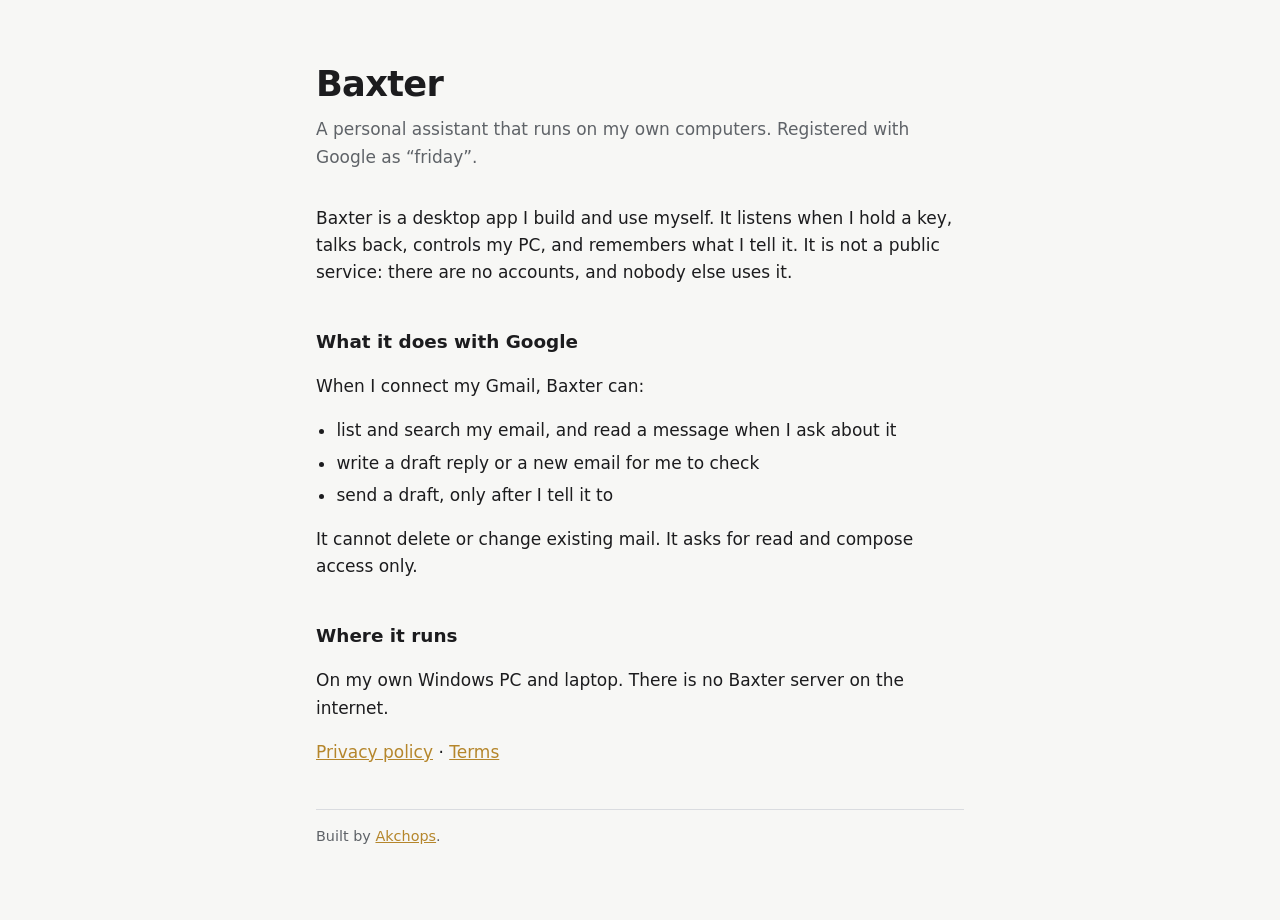
<file: index.html>
<!doctype html>
<html lang="en">
<head>
<meta charset="utf-8">
<meta name="viewport" content="width=device-width, initial-scale=1">
<title>Baxter</title>
<meta name="description" content="Baxter is a personal assistant that runs on its owner's own computers.">
<link rel="stylesheet" href="style.css">
</head>
<body>
<main>
  <h1>Baxter</h1>
  <p class="sub">A personal assistant that runs on my own computers. Registered with Google as “friday”.</p>

  <p>Baxter is a desktop app I build and use myself. It listens when I hold a key,
  talks back, controls my PC, and remembers what I tell it. It is not a public
  service: there are no accounts, and nobody else uses it.</p>

  <h2>What it does with Google</h2>
  <p>When I connect my Gmail, Baxter can:</p>
  <ul>
    <li>list and search my email, and read a message when I ask about it</li>
    <li>write a draft reply or a new email for me to check</li>
    <li>send a draft, only after I tell it to</li>
  </ul>
  <p>It cannot delete or change existing mail. It asks for read and compose
  access only.</p>

  <h2>Where it runs</h2>
  <p>On my own Windows PC and laptop. There is no Baxter server on the internet.</p>

  <p><a href="privacy.html">Privacy policy</a> · <a href="terms.html">Terms</a></p>

  <footer>Built by <a href="https://github.com/Akchops">Akchops</a>.</footer>
</main>
</body>
</html>
</file>
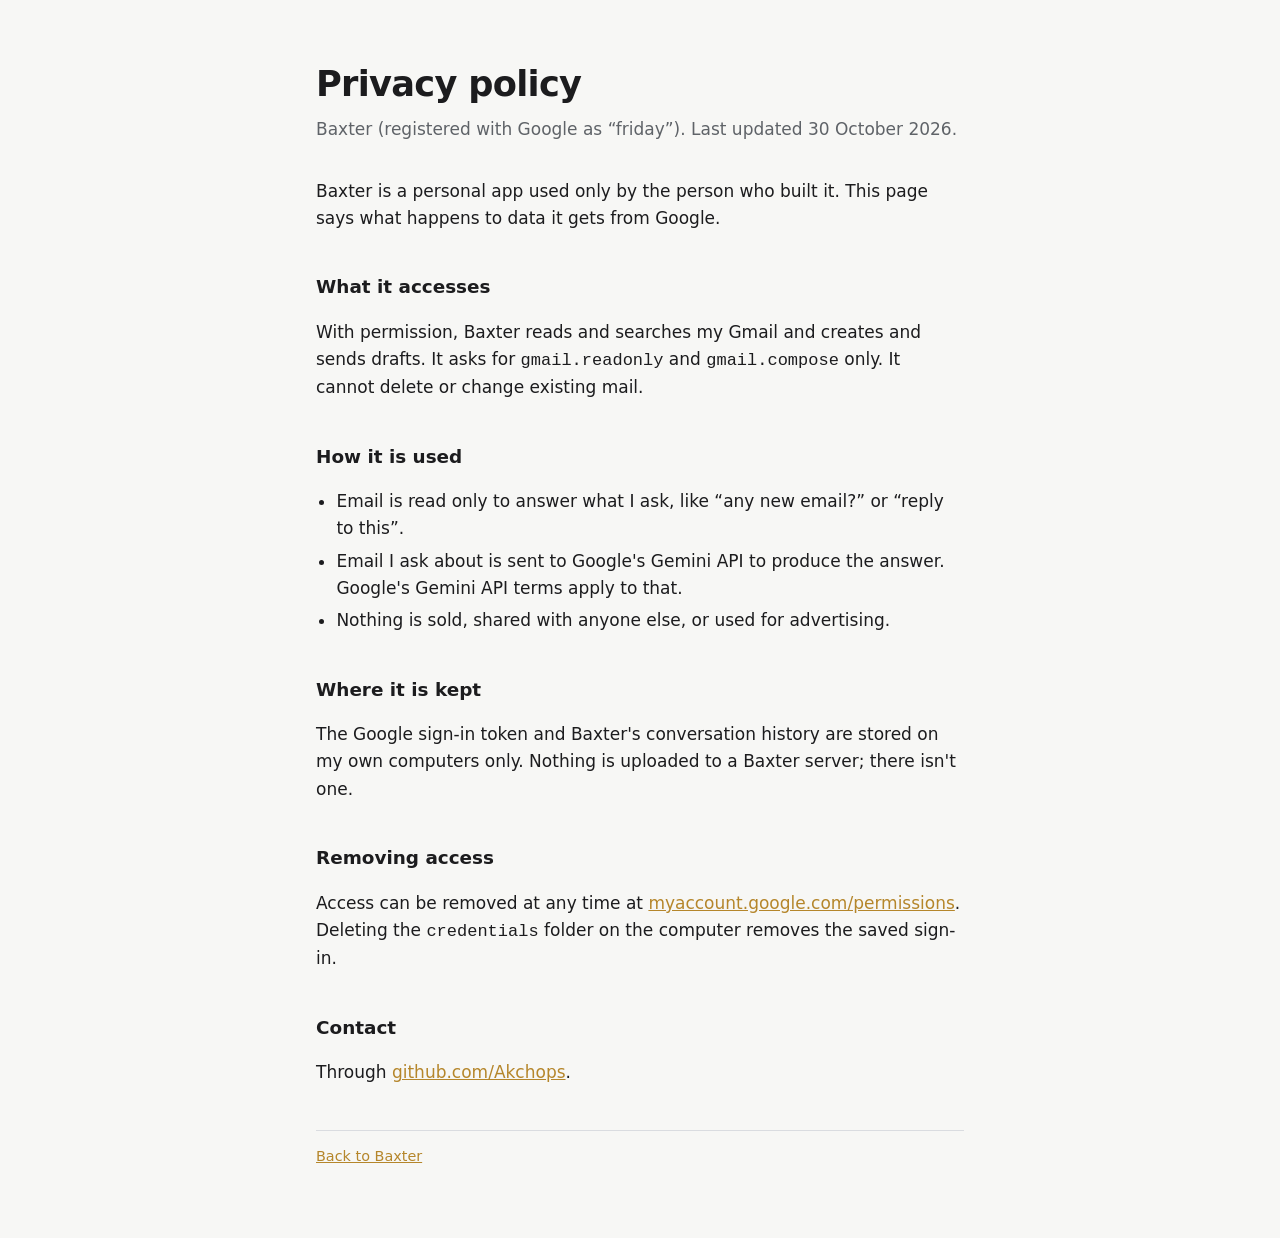
<file: privacy.html>
<!doctype html>
<html lang="en">
<head>
<meta charset="utf-8">
<meta name="viewport" content="width=device-width, initial-scale=1">
<title>Baxter Privacy Policy</title>
<link rel="stylesheet" href="style.css">
</head>
<body>
<main>
  <h1>Privacy policy</h1>
  <p class="sub">Baxter (registered with Google as “friday”). Last updated 30 October 2026.</p>

  <p>Baxter is a personal app used only by the person who built it. This page
  says what happens to data it gets from Google.</p>

  <h2>What it accesses</h2>
  <p>With permission, Baxter reads and searches my Gmail and creates and sends
  drafts. It asks for <code>gmail.readonly</code> and <code>gmail.compose</code>
  only. It cannot delete or change existing mail.</p>

  <h2>How it is used</h2>
  <ul>
    <li>Email is read only to answer what I ask, like “any new email?” or
      “reply to this”.</li>
    <li>Email I ask about is sent to Google's Gemini API to produce the answer.
      Google's Gemini API terms apply to that.</li>
    <li>Nothing is sold, shared with anyone else, or used for advertising.</li>
  </ul>

  <h2>Where it is kept</h2>
  <p>The Google sign-in token and Baxter's conversation history are stored on my
  own computers only. Nothing is uploaded to a Baxter server; there isn't one.</p>

  <h2>Removing access</h2>
  <p>Access can be removed at any time at
  <a href="https://myaccount.google.com/permissions">myaccount.google.com/permissions</a>.
  Deleting the <code>credentials</code> folder on the computer removes the saved
  sign-in.</p>

  <h2>Contact</h2>
  <p>Through <a href="https://github.com/Akchops">github.com/Akchops</a>.</p>

  <footer><a href="index.html">Back to Baxter</a></footer>
</main>
</body>
</html>
</file>
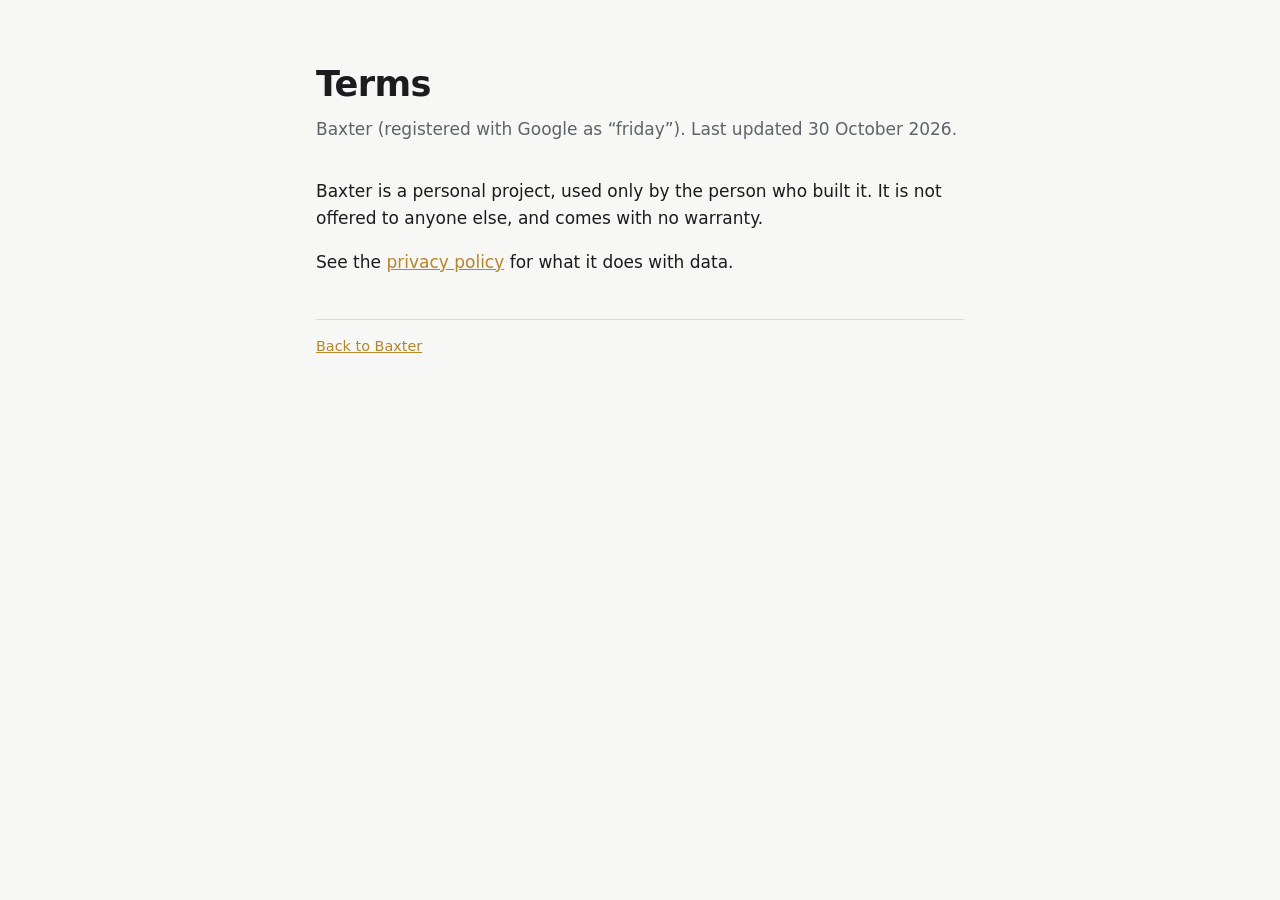
<file: terms.html>
<!doctype html>
<html lang="en">
<head>
<meta charset="utf-8">
<meta name="viewport" content="width=device-width, initial-scale=1">
<title>Baxter Terms</title>
<link rel="stylesheet" href="style.css">
</head>
<body>
<main>
  <h1>Terms</h1>
  <p class="sub">Baxter (registered with Google as “friday”). Last updated 30 October 2026.</p>

  <p>Baxter is a personal project, used only by the person who built it. It is
  not offered to anyone else, and comes with no warranty.</p>

  <p>See the <a href="privacy.html">privacy policy</a> for what it does with data.</p>

  <footer><a href="index.html">Back to Baxter</a></footer>
</main>
</body>
</html>
</file>
<file: style.css>
:root {
  --bg: #f7f7f5;
  --fg: #1c1c1e;
  --muted: #5f6368;
  --line: #dadce0;
  --accent: #b5862b;
}
@media (prefers-color-scheme: dark) {
  :root {
    --bg: #111214;
    --fg: #ececec;
    --muted: #9aa0a6;
    --line: #2c2e33;
    --accent: #e0b25a;
  }
}
* { box-sizing: border-box; }
body {
  margin: 0;
  background: var(--bg);
  color: var(--fg);
  font: 17px/1.6 system-ui, -apple-system, "Segoe UI", Roboto, sans-serif;
}
main { max-width: 680px; margin: 0 auto; padding: 56px 16px 72px; }
h1 { font-size: 2.2rem; margin: 0 0 4px; letter-spacing: -0.02em; }
h2 { font-size: 1.15rem; margin: 2.2em 0 0.4em; }
.sub { color: var(--muted); margin: 0 0 2em; }
a { color: var(--accent); }
ul { padding-left: 1.2em; }
li { margin: 0.3em 0; }
footer {
  margin-top: 3em;
  padding-top: 1em;
  border-top: 1px solid var(--line);
  color: var(--muted);
  font-size: 0.9rem;
}
</file>
